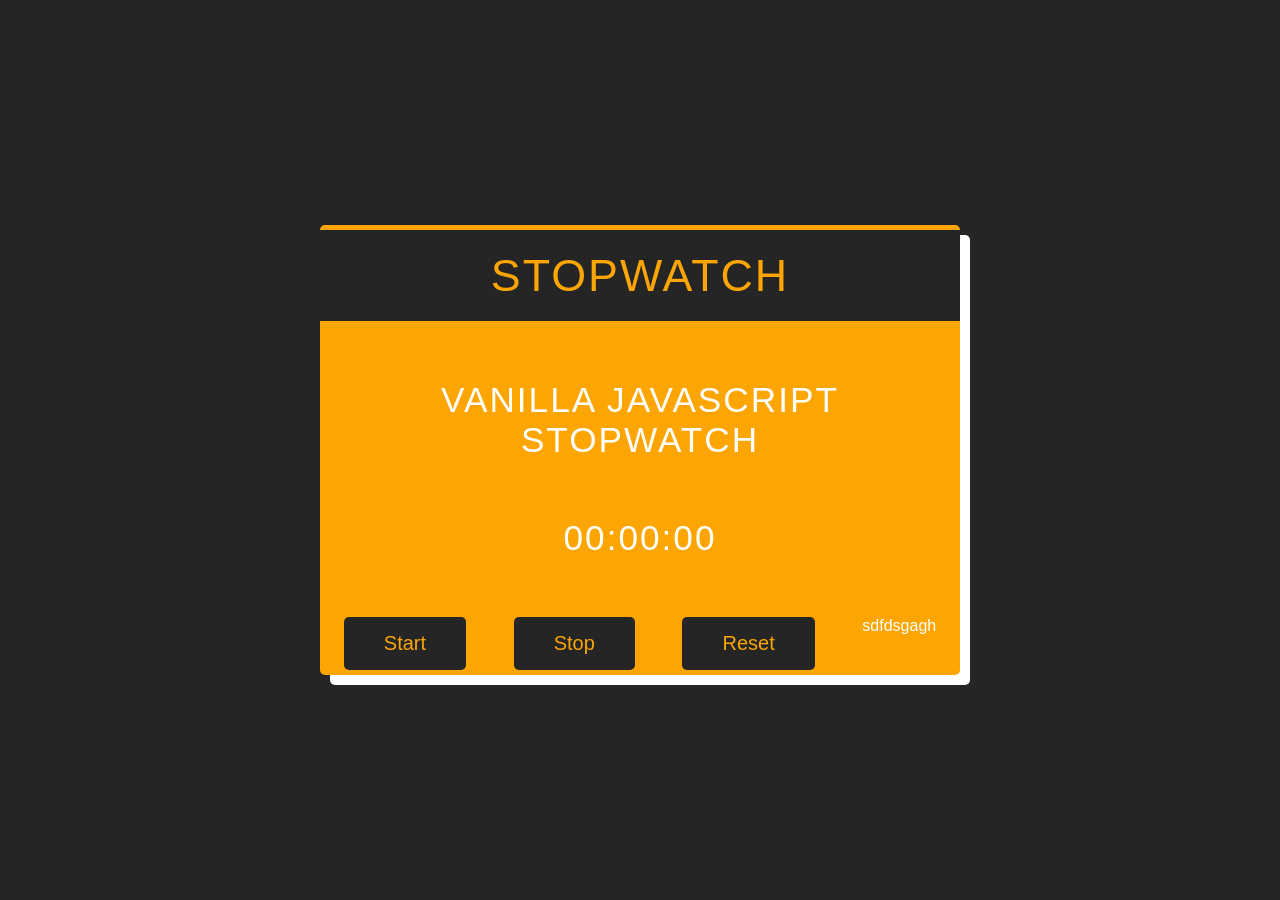
<file: 1-vanilla-js-stopwatch/index.html>
<!DOCTYPE html>
<html lang="en">
<head>
    <meta charset="UTF-8">
    <meta http-equiv="X-UA-Compatible" content="IE=edge">
    <meta name="viewport" content="width=device-width, initial-scale=1.0">
    <link rel="stylesheet" href="style.css" type="text/css">
    <title>Vanilla JavaScript Stopwatch</title>
</head>
<body>

<div class="main__container">
    <div class="watch__panel">
        <h1 class="watch__contents main-title">STOPWATCH</h1>
        <h2 class="watch__contents sub-title">VANILLA JAVASCRIPT STOPWATCH</h2>
        <h2 class="watch__contents time-display">00:00:00</h2>
        <div class="buttons">
            <a href="#" id="start" class="button">Start</a>
            <a href="#" id="stop" class="button">Stop</a>
            <a href="#" id="reset" class="button">Reset</a>
            <dgasgasg>sdfdsgagh</dgasgasg>
        </div>
    </div>
</div>
<script src=script.js type=text/javascript></script>
</body>
</html>
</file>
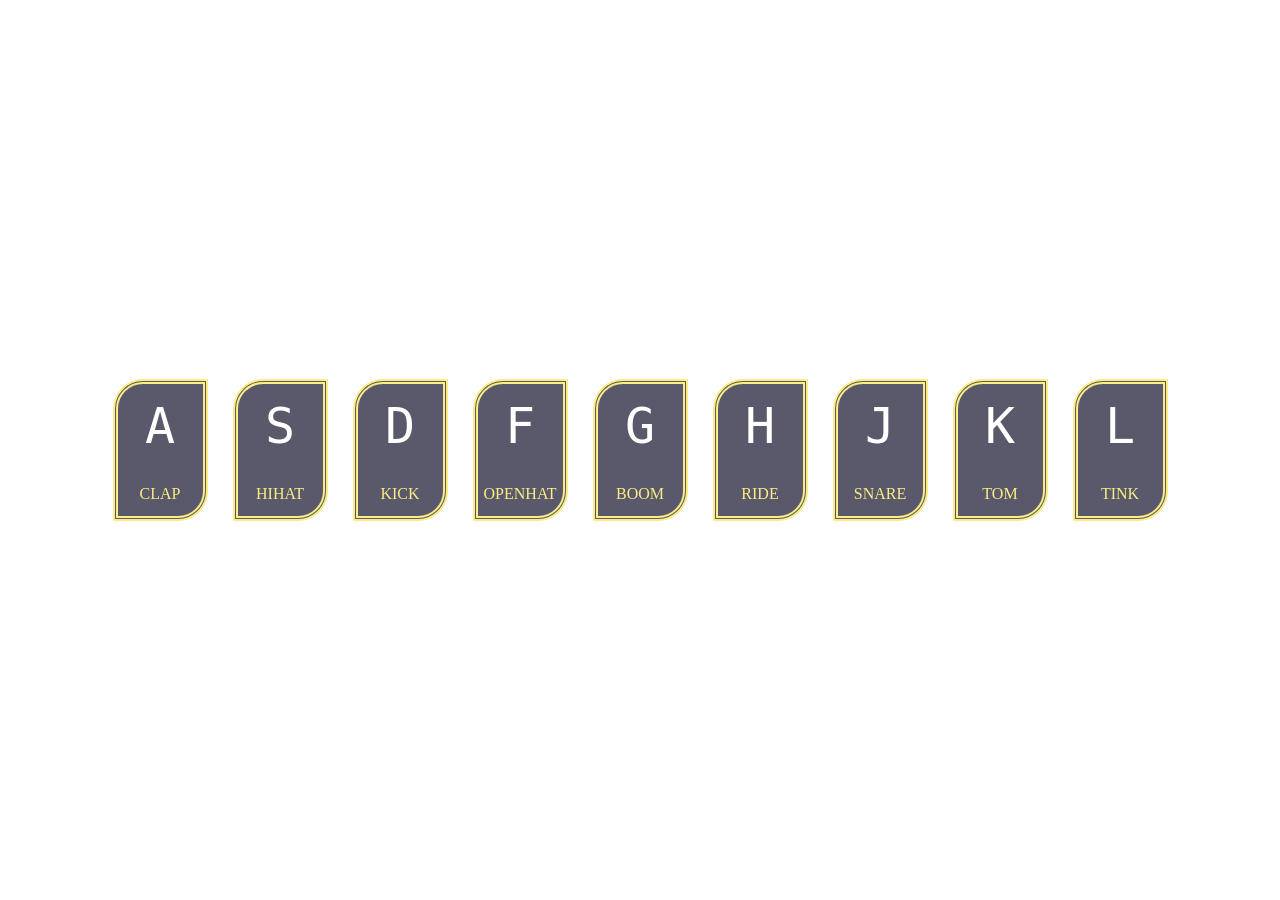
<file: 13-vanilla-js-drum-kit/index.html>
<!DOCTYPE html>
<html lang="en">

<head>
    <meta charset="UTF-8">
    <title>JS Drum Kit</title>
    <link rel="stylesheet" href="style.css">
</head>

<body>
    <div class="keys">
        <div data-key="65" class="key">
            <kbd>A</kbd>
            <span class="sound">clap</span>
        </div>
        <div data-key="83" class="key">
            <kbd>S</kbd>
            <span class="sound">hihat</span>
        </div>
        <div data-key="68" class="key">
            <kbd>D</kbd>
            <span class="sound">kick</span>
        </div>
        <div data-key="70" class="key">
            <kbd>F</kbd>
            <span class="sound">openhat</span>
        </div>
        <div data-key="71" class="key">
            <kbd>G</kbd>
            <span class="sound">boom</span>
        </div>
        <div data-key="72" class="key">
            <kbd>H</kbd>
            <span class="sound">ride</span>
        </div>
        <div data-key="74" class="key">
            <kbd>J</kbd>
            <span class="sound">snare</span>
        </div>
        <div data-key="75" class="key">
            <kbd>K</kbd>
            <span class="sound">tom</span>
        </div>
        <div data-key="76" class="key">
            <kbd>L</kbd>
            <span class="sound">tink</span>
        </div>
    </div>

    <audio data-key="65" src="sounds/clap.wav"></audio>
    <audio data-key="83" src="sounds/hihat.wav"></audio>
    <audio data-key="68" src="sounds/kick.wav"></audio>
    <audio data-key="70" src="sounds/openhat.wav"></audio>
    <audio data-key="71" src="sounds/boom.wav"></audio>
    <audio data-key="72" src="sounds/ride.wav"></audio>
    <audio data-key="74" src="sounds/snare.wav"></audio>
    <audio data-key="75" src="sounds/tom.wav"></audio>
    <audio data-key="76" src="sounds/tink.wav"></audio>

    <script>
        function playsound(e) {
            // get current hitting key
            const hittingkey = document.querySelector(`.key[data-key="${e.keyCode}"]`);

            // get according audio of that key
            const audio = document.querySelector(`audio[data-key="${e.keyCode}"]`);

            // if there is no such key
            if (!audio) return;

            // rewind every time we hit the key
            audio.currentTime = 0;

            // play the sound
            audio.play();

            // addling 
            hittingkey.classList.add('playing');
        }

        function removeTransition(e) {
            // skip it if it is not a transform event
            if (e.propertyName !== 'transform') return;

            // if it is, remove the transform event
            // print out to see what is "this"
            // console.log(this);
            // "this" is the html element that caused the event
            this.classList.remove('playing');
        }


        // get all keys
        const allkeys = document.querySelectorAll('.key');

        // handle styling when the audio finished playing
        allkeys.forEach(key => key.addEventListener('transitionend', removeTransition));

        // listen for key hitting events
        window.addEventListener('keydown', playsound)
    </script>
</body>

</html>
</file>
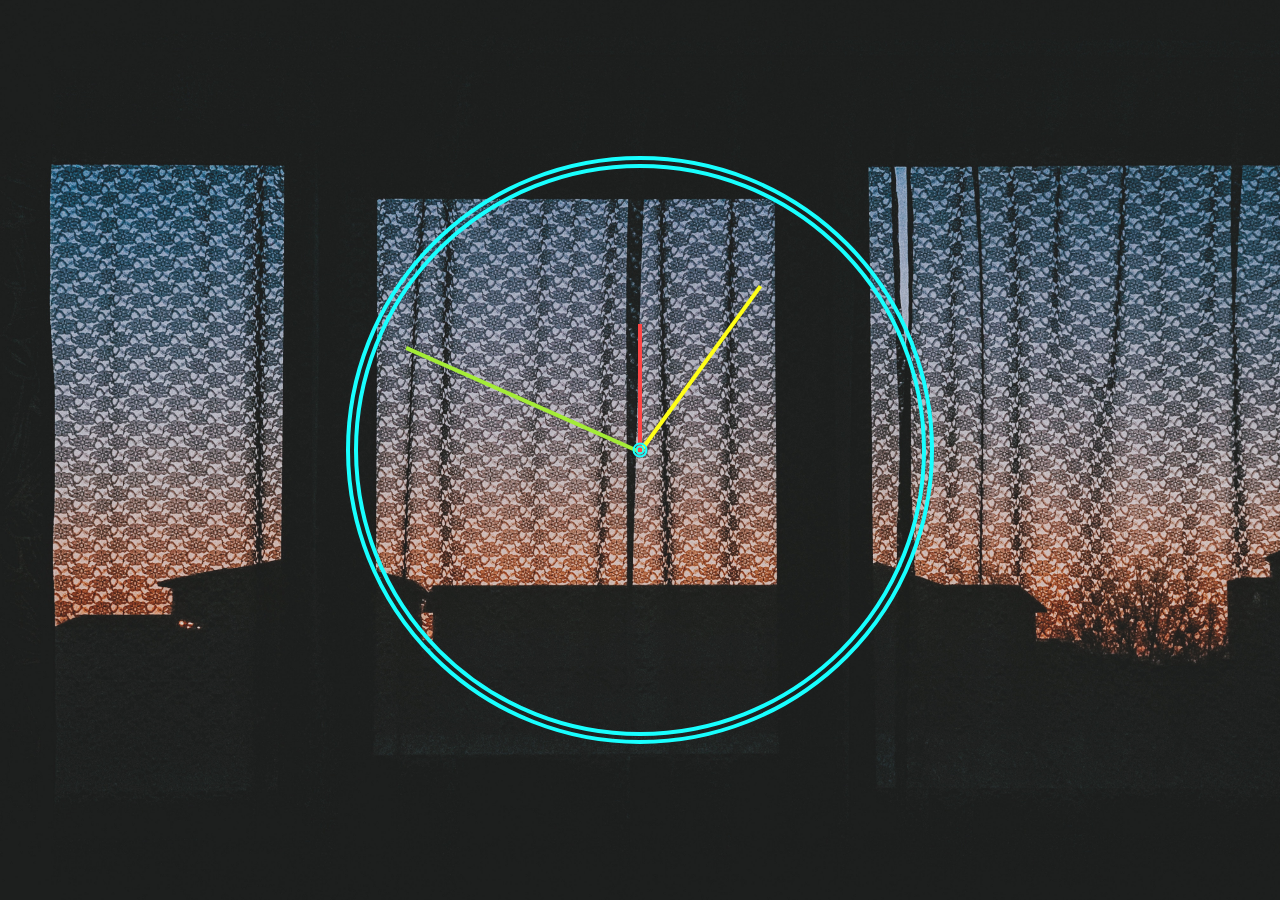
<file: 14-vanilla-js-analog-clock/index.html>
<!DOCTYPE html>
<html lang="en">

<head>
    <meta charset="UTF-8">
    <meta http-equiv="X-UA-Compatible" content="IE=edge">
    <meta name="viewport" content="width=device-width, initial-scale=1.0">
    <link rel="stylesheet" href="style.css">
    <title>JS Analog Clock</title>
</head>

<body>
    <div class="clock">
        <div class="clock-face">
            <div class="hand second-hand"></div>
            <div class="hand minute-hand"></div>
            <div class="hand hour-hand"></div>
            <div class="clock-center"></div>
        </div>
    </div>

    <script>
        const allHands = document.getElementsByClassName("hand");

        let globalSec = new Date().getSeconds().toLocaleString().valueOf();
        let globalSecDisplay = ((globalSec / 60) * 360) - 90 + 6;
        allHands[0].style.transform = `rotate(${globalSecDisplay}deg)`;

        let globalMin = new Date().getMinutes().toLocaleString().valueOf();
        let globalMinDisplay = ((globalMin / 60) * 360) - 90;
        allHands[1].style.transform = `rotate(${globalMinDisplay}deg)`;

        let globalHr = new Date().getHours().toLocaleString().valueOf();
        let globalHrDisplay = ((globalHr / 12) * 360) - 90;
        allHands[2].style.transform = `rotate(${globalHrDisplay}deg)`;

        setInterval(() => {
            globalSec = new Date().getSeconds().toLocaleString().valueOf();
            if (globalSec === '0') {
                globalMin = new Date().getMinutes().toLocaleString().valueOf();
                if (globalMin === '0') {
                    globalHr = new Date().getHours().toLocaleString().valueOf();
                    globalHrDisplay = ((globalHr / 12) * 360) - 90;
                    allHands[2].style.transform = `rotate(${globalHrDisplay}deg)`;
                }
                globalMinDisplay = ((globalMin / 60) * 360) - 90;
                allHands[1].style.transform = `rotate(${globalMinDisplay}deg)`;
            }
            globalSecDisplay = ((globalSec / 60) * 360) - 90 + 6;
            allHands[0].style.transform = `rotate(${globalSecDisplay}deg)`;
        }, 1000);

    </script>
</body>

</html>
</file>
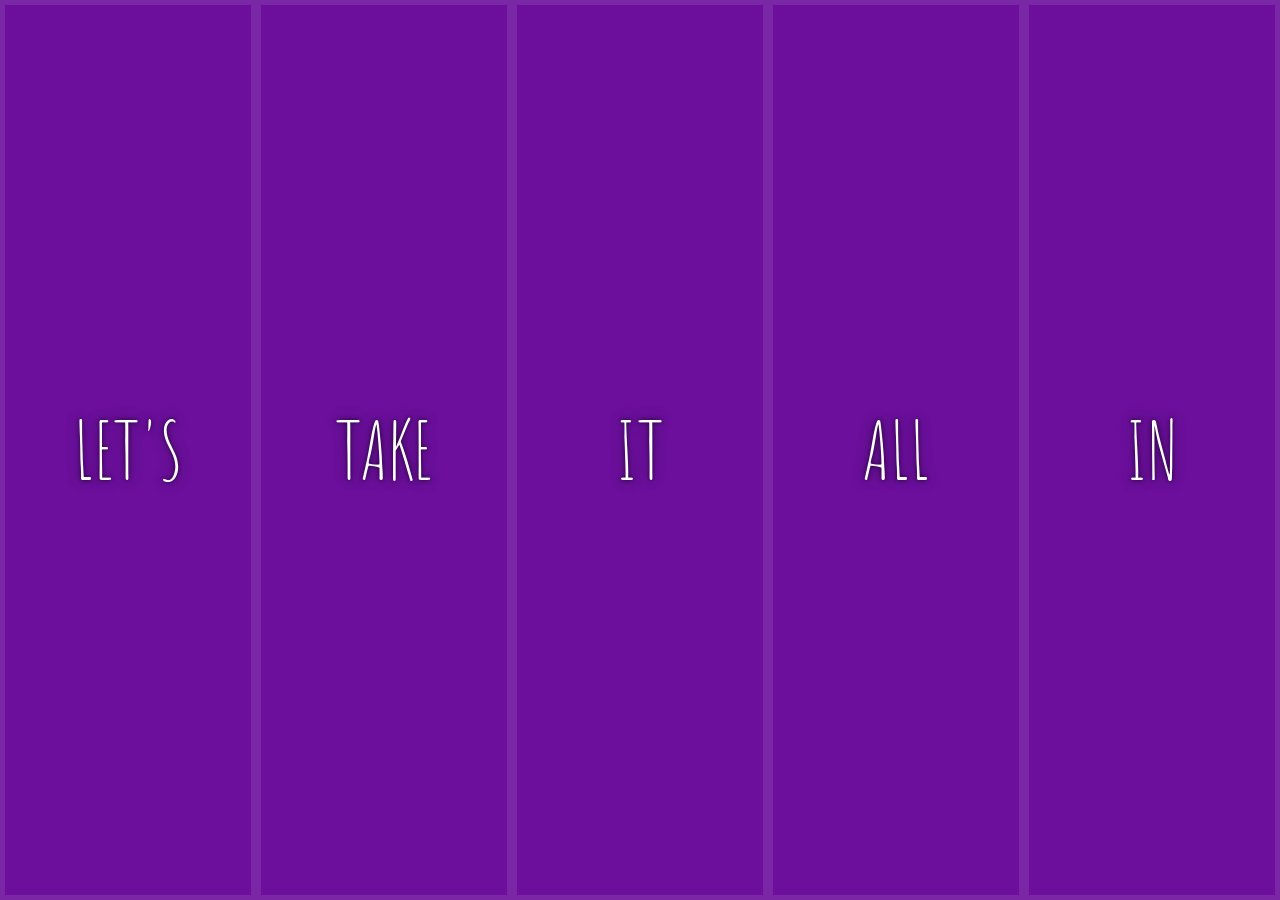
<file: 16-vanilla-js-img-gallery/index.html>
<!DOCTYPE html>
<html lang="en">

<head>
    <meta charset="UTF-8">
    <title>Flex Panels 💪</title>
    <link href='https://fonts.googleapis.com/css?family=Amatic+SC' rel='stylesheet' type='text/css'>
</head>

<body>
    <style>
        html {
            box-sizing: border-box;
            background: #ffc600;
            font-family: 'helvetica neue';
            font-size: 20px;
            font-weight: 200;
        }

        body {
            margin: 0;
            padding: 0;
        }

        *,
        *:before,
        *:after {
            box-sizing: inherit;
        }

        .panels {
            min-height: 100vh;
            overflow: hidden;
            display: flex;
        }

        .panel {
            background: #6B0F9C;
            box-shadow: inset 0 0 0 5px rgba(255, 255, 255, 0.1);
            color: white;
            text-align: center;
            /* Safari transitionend event.propertyName === flex */
            /* Chrome + FF transitionend event.propertyName === flex-grow */
            transition:
                font-size 0.7s cubic-bezier(0.61, -0.19, 0.7, -0.11),
                flex 0.7s cubic-bezier(0.61, -0.19, 0.7, -0.11),
                background 0.2s;
            font-size: 20px;
            background-size: cover;
            background-position: center;
            flex: 1;
            display: flex;
            align-items: center;
            justify-content: center;
            flex-direction: column;
        }

        .panel1 {
            background-image: url(https://source.unsplash.com/gYl-UtwNg_I/1500x1500);
        }

        .panel2 {
            background-image: url(https://images.pexels.com/photos/206904/pexels-photo-206904.jpeg?auto=compress&cs=tinysrgb&dpr=2&h=750&w=1260);
        }

        .panel3 {
            background-image: url(https://images.pexels.com/photos/737586/pexels-photo-737586.jpeg?auto=compress&cs=tinysrgb&dpr=2&w=500);
        }

        .panel4 {
            background-image: url(https://images.pexels.com/photos/206359/pexels-photo-206359.jpeg?auto=compress&cs=tinysrgb&dpr=2&h=750&w=1260);
        }

        .panel5 {
            background-image: url(https://images.pexels.com/photos/1624438/pexels-photo-1624438.jpeg?auto=compress&cs=tinysrgb&dpr=2&h=750&w=1260);
        }

        /* Flex Children */
        .panel>* {
            margin: 0;
            width: 100%;
            transition: transform 0.5s;
        }

        .panel>*:first-child {
            transform: translateY(-100%);
        }

        .panel>*:last-child {
            transform: translateY(100%);
        }

        .panel.open-active>*:first-child,
        .panel.open-active>*:last-child {
            transform: translateY(0);
        }

        .panel p {
            text-transform: uppercase;
            font-family: 'Amatic SC', cursive;
            text-shadow: 0 0 4px rgba(0, 0, 0, 0.72), 0 0 14px rgba(0, 0, 0, 0.45);
            font-size: 2em;
            flex: 1 0 auto;
            display: flex;
            align-items: center;
            justify-content: center;
        }

        .panel p:nth-child(2) {
            font-size: 4em;
        }

        .panel.open {
            flex: 4;
            font-size: 40px;
        }
    </style>


    <div class="panels">
        <div class="panel panel1">
            <p>Hey</p>
            <p>Let's</p>
            <p>Dance</p>
        </div>
        <div class="panel panel2">
            <p>Give</p>
            <p>Take</p>
            <p>Receive</p>
        </div>
        <div class="panel panel3">
            <p>Experience</p>
            <p>It</p>
            <p>Today</p>
        </div>
        <div class="panel panel4">
            <p>Give</p>
            <p>All</p>
            <p>You can</p>
        </div>
        <div class="panel panel5">
            <p>Life</p>
            <p>In</p>
            <p>Motion</p>
        </div>
    </div>

    <script>
        const panels = document.querySelectorAll('.panel');
        panels.forEach(item => item.addEventListener('click', function () {
            item.classList.toggle('open');
            item.classList.toggle('open-active');
        }))
    </script>



</body>

</html>
</file>
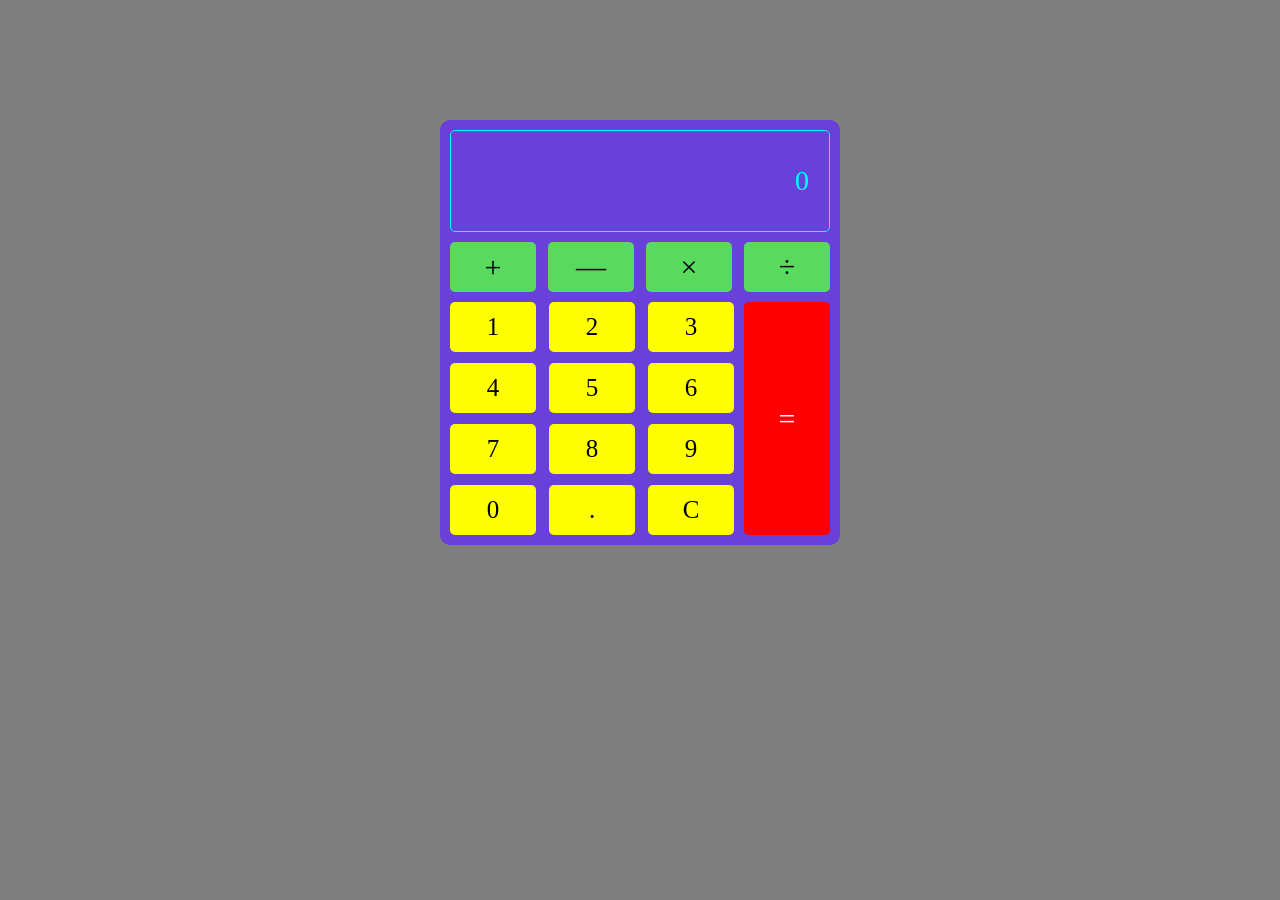
<file: 2-vanilla-js-calculator/index.html>
<!DOCTYPE html>
<html lang="en">

<head>
    <meta charset="UTF-8">
    <meta http-equiv="X-UA-Compatible" content="IE=edge">
    <meta name="viewport" content="width=device-width, initial-scale=1.0">
    <link rel="stylesheet" href="style.css">
    <title>Vanilla Javascript Calculator</title>
</head>

<body>
    <div class="main__container">
        <div class="row clock__row">
            <div class="clock__container">
                <h1 class="time__display"></h1>
            </div>
        </div>

        <div class="row calculator__row">
            <div class="result__container">0</div>
            <div class="operators">
                <a href="#" id="o1" class="operator">+</a>
                <a href="#" id="o2" class="operator">—</a>
                <a href="#" id="o3" class="operator">×</a>
                <a href="#" id="o4" class="operator">÷</a>
            </div>
            <div class="other-keys">
                <div class="keys">
                    <div class="keys__row">
                        <a href="#" id="k1" class="key">1</a>
                        <a href="#" id="k2" class="key">2</a>
                        <a href="#" id="k3" class="key">3</a>
                    </div>
                    <div class="keys__row">
                        <a href="#" id="k4" class="key">4</a>
                        <a href="#" id="k5" class="key">5</a>
                        <a href="#" id="k6" class="key">6</a>
                    </div>
                    <div class="keys__row">
                        <a href="#" id="k7" class="key">7</a>
                        <a href="#" id="k8" class="key">8</a>
                        <a href="#" id="k9" class="key">9</a>
                    </div>
                    <div class="keys__row">
                        <a href="#" id="k10" class="key">0</a>
                        <a href="#" id="k11" class="key">.</a>
                        <a href="#" id="k12" class="key">C</a>
                    </div>
                </div>
                <a href="#" id="equal" class="equal">=</a>
            </div>
        </div>
    </div>

    <script src="script2.js" type="text/javascript"></script>
</body>

</html>
</file>
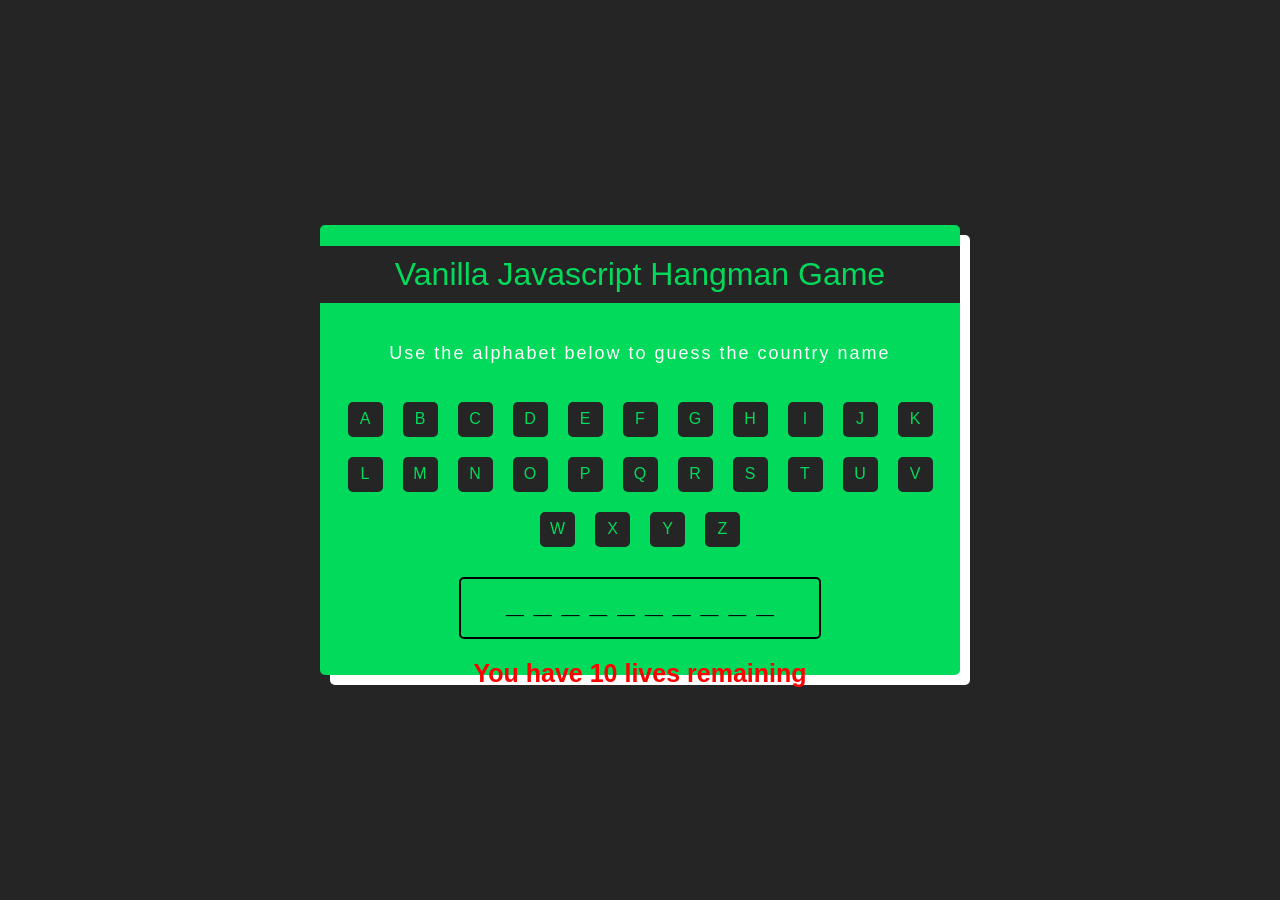
<file: 3-vanilla-js-hangman-game/index.html>
<!DOCTYPE html>
<html lang="en">
<head>
    <meta charset="UTF-8">
    <meta http-equiv="X-UA-Compatible" content="IE=edge">
    <meta name="viewport" content="width=device-width, initial-scale=1.0">
    <link rel="stylesheet" href="style.css" type="text/css">
    <title>Hangman Game</title>
</head>
<body>
<div class="main__container">
    <div class="panel__container">
        <h1 class="panel__contents main-title">Vanilla Javascript Hangman Game</h1>
        <p id="instructions">Use the alphabet below to guess the country name</p>
        <div id="letters"></div>
        <div id="destiny"></div>
        <div id="lives">You have 10 lives remaining</div>
    </div>
</div>
<script src=script.js type=text/javascript></script>
</body>
</html>
</file>
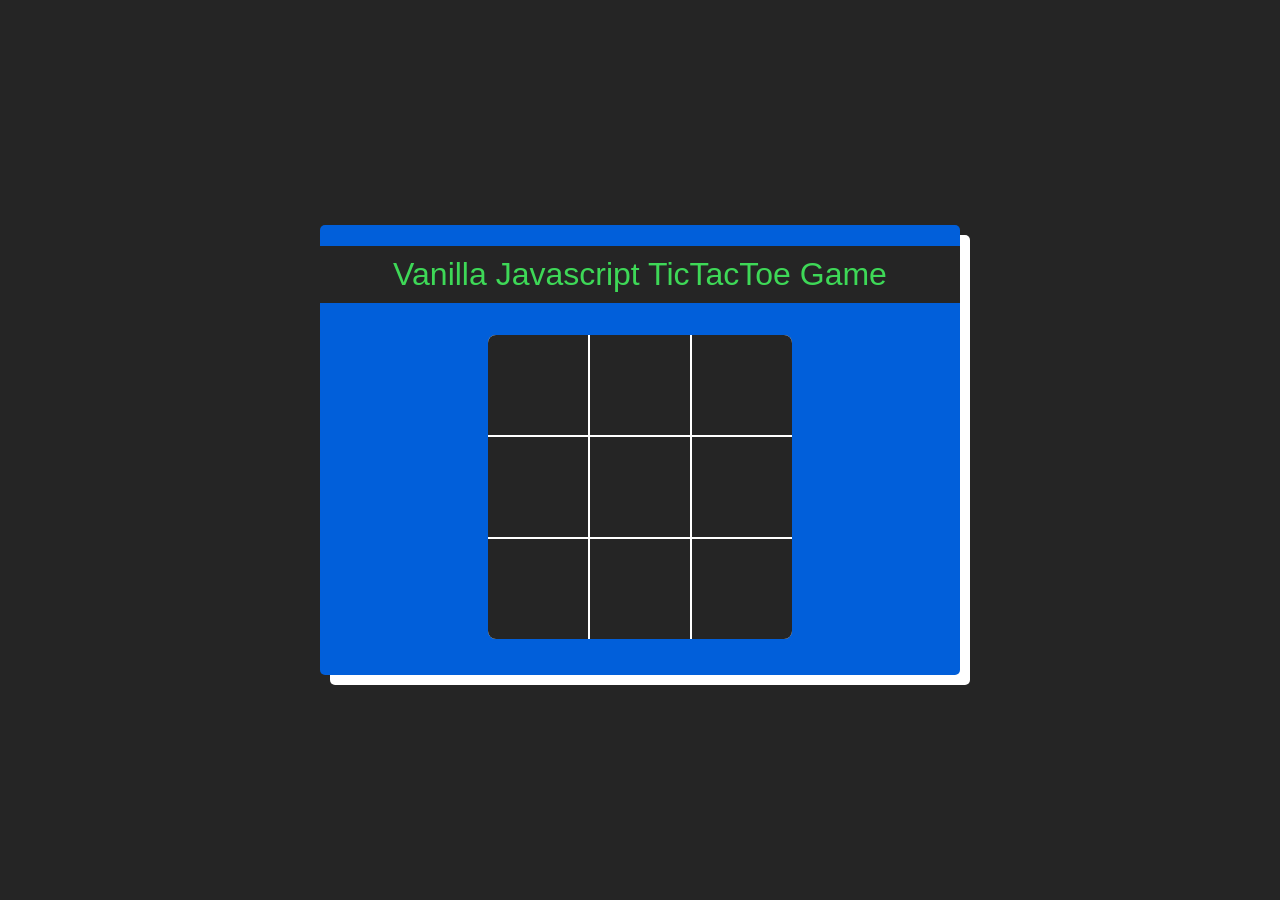
<file: 4-vanilla-js-tictactoe/index.html>
<html lang="en">
<head>
    <meta charset="UTF-8">
    <meta http-equiv="X-UA-Compatible" content="IE=edge">
    <meta name="viewport" content="width=device-width, initial-scale=1.0">
    <link rel="stylesheet" href="style.css">
    <title>Vanilla JS Tic Tac Toe</title>
</head>
<body>
    <div class="main__container">
        <div class="panel__container">
            <h1 class="panel__contents main-title">Vanilla Javascript TicTacToe Game</h1>
            <div class="grid-container">
                <!-- first row -->
                <div class="grid-item row1 col1" style="border-top-left-radius: 8px;"></div>
                <div class="grid-item row1 col2"></div>
                <div class="grid-item row1 col3" style="border-top-right-radius: 8px;"></div>  

                <!-- second row -->
                <div class="grid-item row2 col1"></div>
                <div class="grid-item row2 col2"></div>
                <div class="grid-item row2 col3"></div>  

                <!-- last row -->
                <div class="grid-item row3 col1" style="border-bottom-left-radius: 8px;"></div>
                <div class="grid-item row3 col2"></div>
                <div class="grid-item row3 col3" style="border-bottom-right-radius: 8px;"></div>  
            </div>
        </div>
    </div>
    <script src="script.js"></script>
</body>
</html>
</file>
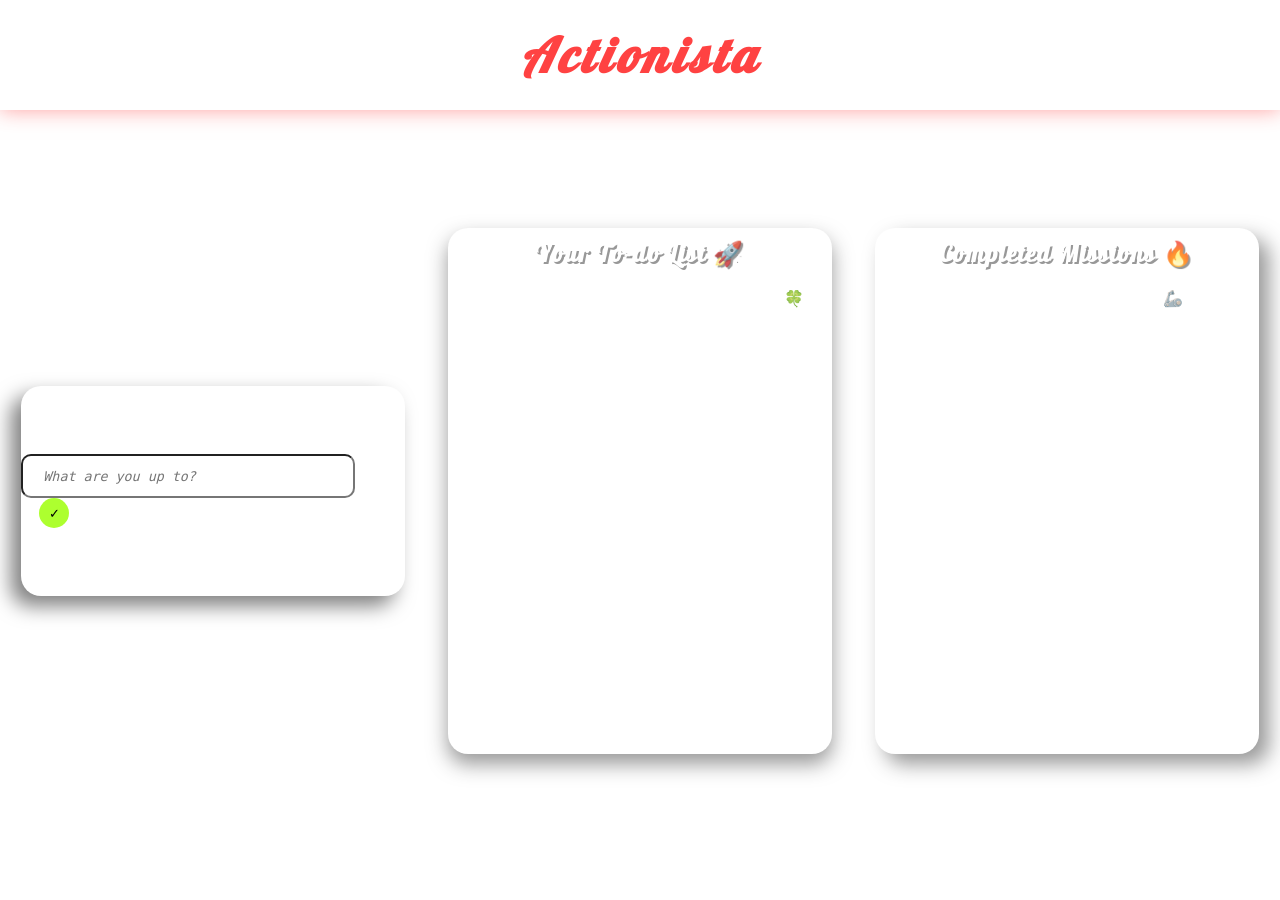
<file: 5-vanilla-js-todolist/index.html>
<!DOCTYPE html>
<html lang="en">
<head>
    <meta charset="UTF-8">
    <meta http-equiv="X-UA-Compatible" content="IE=edge">
    <meta name="viewport" content="width=device-width, initial-scale=1.0">
    <style>
        @import url('https://fonts.googleapis.com/css2?family=Lobster&display=swap');
    </style>
    <link rel="stylesheet" href="style.css">
    <title>To Do List</title>
</head>
<body>
    <div class="title">
        <h1 class="title__content">Actionista</h1>
    </div>
    <div class="boxes">
        <div class="box">
            <div class="create">
                <form id="form" action="./index.html" onsubmit="save_data()">
                    <input type="text" id="content" name="content" size="35" placeholder="What are you up to?">
                    <button type="submit" id="submit__button" value="submit">✓</button>
                </form>
            </div>
        </div>

        <div class="box">
            <div class="current">
                <h2 id="current__title">Your To-do List 🚀</h2>
                <div id="current-tasks" class="tasks">
                </div>
            </div>
        </div>

        <div class="box">
            <div class="completed">
                <h2 id="completed__title">Completed Missions 🔥</h2>
                <div id="completed-tasks" class="tasks"></div>
            </div>
        </div>
    </div>
    <script src="script.js"></script>
</body>
</html>
</file>
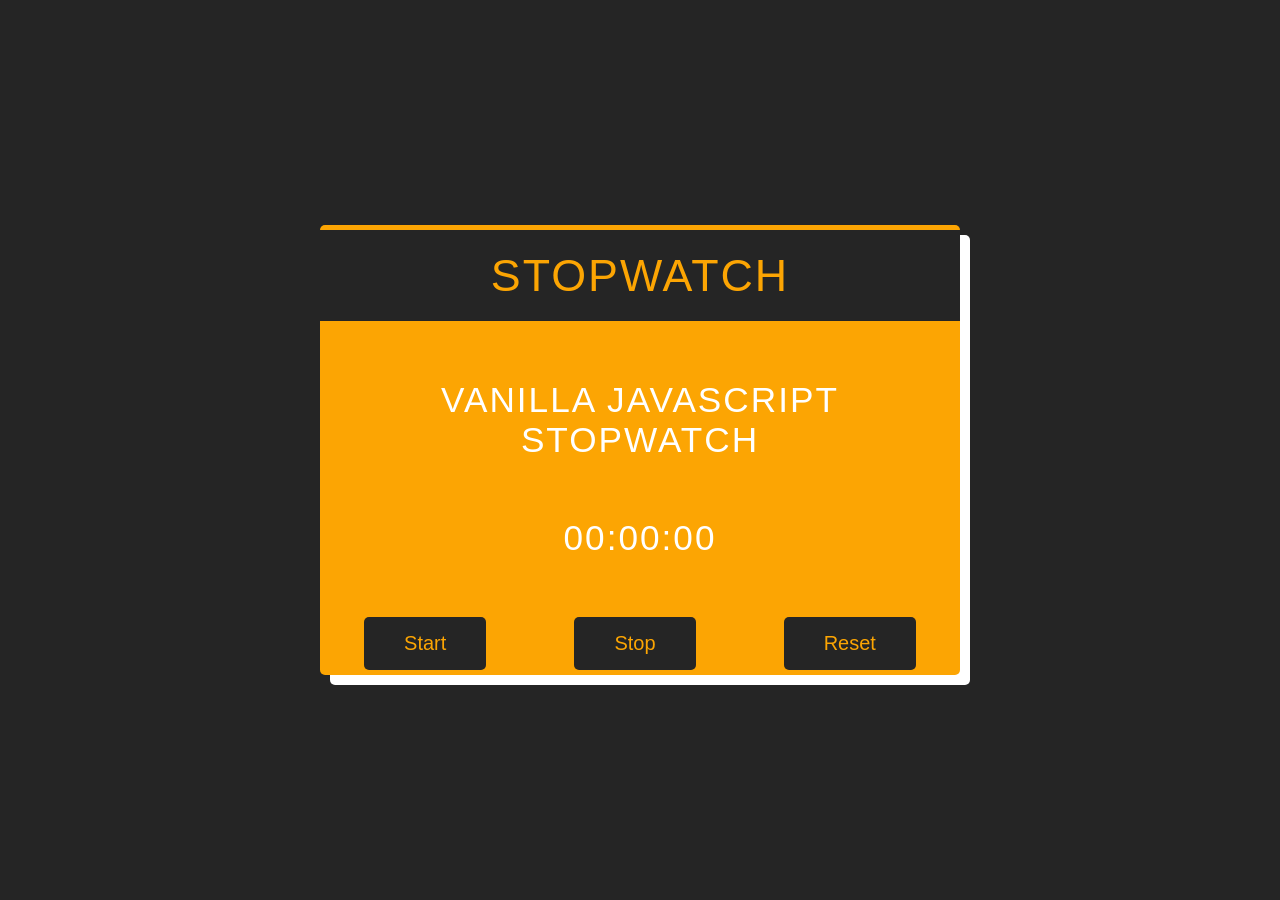
<file: vanilla-js-stopwatch/index.html>
<!DOCTYPE html>
<html lang="en">
<head>
    <meta charset="UTF-8">
    <meta http-equiv="X-UA-Compatible" content="IE=edge">
    <meta name="viewport" content="width=device-width, initial-scale=1.0">
    <link rel="stylesheet" href="style.css" type="text/css">
    <title>Vanilla JavaScript Stopwatch</title>
</head>
<body>

<div class="main__container">
    <div class="watch__panel">
        <h1 class="watch__contents main-title">STOPWATCH</h1>
        <h2 class="watch__contents sub-title">VANILLA JAVASCRIPT STOPWATCH</h2>
        <h2 class="watch__contents time-display">00:00:00</h2>
        <div class="buttons">
            <a href="#" id="start" class="button">Start</a>
            <a href="#" id="stop" class="button">Stop</a>
            <a href="#" id="reset" class="button">Reset</a>
        </div>
    </div>
</div>
<script src=script.js type=text/javascript></script>
</body>
</html>
</file>
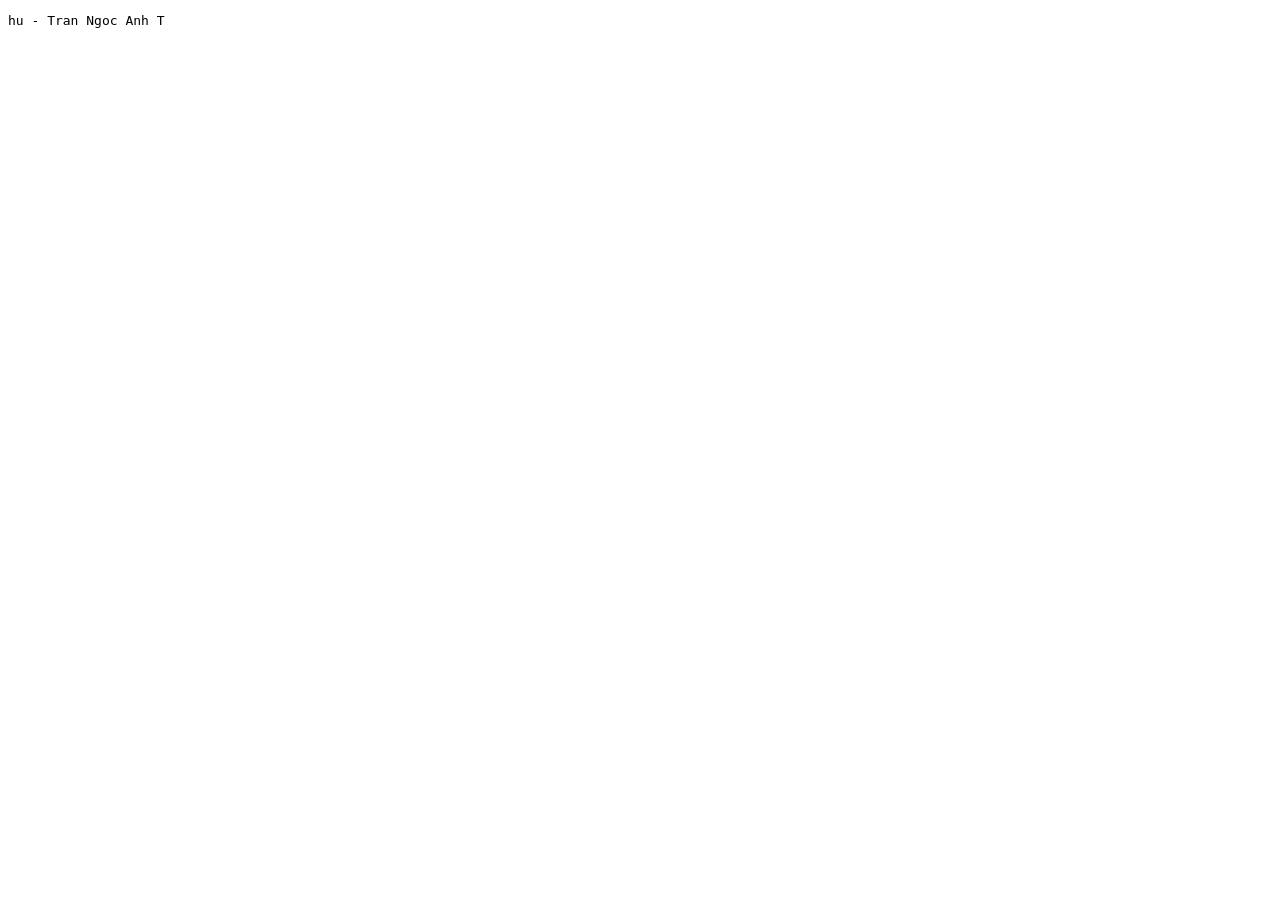
<file: 6-w3-basics-150/2-rotate-period/index.html>
<!DOCTYPE html>
<html>

<head>
  <title>JavaScript Basic Animation</title>
  <script src="./2-rotate-period.js"></script>
</head>

<body onload="animate_string('target')">
  <pre id="target"></pre>
</body>

</html>
</file>
<file: 1-vanilla-js-stopwatch/style.css>
/* first line of css */
html,
body {
  width: 100%;
  height: 100%;
  margin: 0 auto;
  overflow-x: hidden;
}

.main__container {
    background-color: rgb(37, 37, 37);
    height: 100vh;
    display: flex;
    justify-content: center;
    align-items: center;
}

.watch__panel {
    display: flex;
    align-items: center;
    justify-content: center;
    flex-direction: column;
    border-radius: 5px;
    background-color: #fca503;
    height: 450px;
    width: 50%;
    color: white;
    font-family: 'Open Sans', sans-serif;
    box-shadow: 10px 10px;
}

h1 { 
    font-size: 2.8rem;
}

h2 { 
    font-size: 2.2rem;
}

.watch__contents {
    text-align: center;
    font-weight: 100;
    letter-spacing: 2px;
}

.main-title {
    background-color: rgb(37, 37, 37);
    color: #fca503;
    width: 100%;
    padding-top: 20px;
    padding-bottom: 20px;
}

.buttons {
    padding: 30px 0;
    display: flex;
    justify-content: space-around;
    width: 100%;
}

.button {
    border-radius: 5px;
    font-size: 20px;
    color: #fca503;
    background-color: rgb(37, 37, 37);
    padding: 15px 40px;
    text-decoration: none;
    transition: all 0.5s;
}

.button:hover {
    background-color: white;
    color: black;
}
</file>
<file: 13-vanilla-js-drum-kit/style.css>
* {
  box-sizing: border-box;
  margin: 0;
  padding: 0;
}

.keys {
	height: 100vh;
	background: url('https://mocah.org/uploads/posts/545908-audience-band.jpg');
	background-repeat: none;
	background-size: cover;
	display: flex;
	align-items: center;
	justify-content: center;
	gap: 25px;
	opacity: 0.9;
}

.key {
	display: flex;
	flex-direction: column;
	align-items: center;
	justify-content: center;
	gap: 30px;
	border: 5px double #fce856;
	width: 95px;
	aspect-ratio: 1/1.5;
	border-top-left-radius: 30px;
	border-bottom-right-radius: 30px;
	background-color: rgba(3, 3, 29, 0.9);
	transition: all 0.07s;
	opacity: 0.8;
}

.key kbd {
	color: #fff;
	font-size: 50px;
}

.key:hover {
	transform: translateY(-30px);
}

.sound {
	text-transform: uppercase;
	color: #fce856;
}

.playing {
	transform: scale(1.1);
	background-color: rgba(3, 3, 29, 1);
	opacity: 1;
	box-shadow: 0 0 30px #fce856;
}
</file>
<file: 14-vanilla-js-analog-clock/style.css>
* {
  box-sizing: border-box;
  margin: 0;
  padding: 0;
}

.clock {
  width: 100%;
  height: 100vh;
  background-image: url('clock-bg.jpg');
  background-repeat: none;
  background-position: center;
  background-size: cover;
  display: flex;
  align-items: center;
  justify-content: center;
  opacity: 0.9;
}

.clock-face {
  width: 46%;
  aspect-ratio: 1 / 1;
  border: 12px double cyan;
  border-radius: 50%;
  /* transition: all 0.5s; */
}

.clock-center {
  width: 15px;
  aspect-ratio: 1 / 1;
  border: 5px double cyan;
  position: absolute;
  top: 50%;
  left: 50%;
  transform: translate(-50%, -50%);
  transition: all 0.5s;
  border-radius: 50%;
}

.clock-face:hover {
  border: 5px double rgb(255, 179, 39);
}

.clock-face:hover .clock-center {
  border: 5px double rgb(255, 179, 39);
}

.hand {
  border: none;
  border-radius: 0;
  height: 4px;
  position: absolute;
  top: 50%;
  left: 50%;
  transform-origin: 0;
}

.hour-hand {
  width: 10%;
  background-color: rgb(254, 49, 49);
}

.minute-hand {
  width: 16%;
  background-color: yellow;
}

.second-hand {
  width: 20%;
  background-color: rgb(155, 235, 34);
}
</file>
<file: 2-vanilla-js-calculator/style.css>
/* first line of css */
@font-face {
  font-family: "Blanka";
  src: url("././blanka-font/Blanka-Regular.ttf");
}

html,
body {
  width: 100%;
  height: 100%;
  margin: 0 auto;
  overflow-x: hidden;
}

body {
  background-repeat: none;
  background-size: cover;
  background-image: linear-gradient(rgba(0, 0, 0, 0.5), rgba(0, 0, 0, 0.5)),
    url("https://images.pexels.com/photos/924824/pexels-photo-924824.jpeg?auto=compress&cs=tinysrgb&dpr=2&h=750&w=1260");
}

a {
  text-decoration: none;
  color: black;
}

a:hover {
  opacity: 0.9;
}

.main__container {
  height: 100vh;
  display: flex;
  align-items: center;
  flex-direction: column;
}

.row {
  width: 50%;
  display: flex;
  justify-content: center;
}

.clock__row {
  background-color: transparent;
  margin: 40px;
  text-align: center;
}

.time__display {
  color: rgba(38, 237, 255, 1);
  font-family: "Blanka";
  font-weight: 100;
  margin-bottom: 40px;
  font-size: 50px;
}

.calculator__row {
  width: 400px;
  background-color: rgba(96, 38, 255, 0.7);
  border-radius: 10px;
  height: 425px;
  flex-direction: column;
  justify-content: flex-start;
  transition: all 0.5s;
}

.calculator__row:hover {
  transform: scale(1.08);
}

.result__container {
  display: flex;
  justify-content: flex-end;
  align-items: center;
  height: 60px;
  background-color: transparent;
  margin: 10px 10px 0 10px;
  padding: 20px;
  font-size: 28px;
  border-radius: 5px;
  border: 1px solid cyan;
  color: cyan;
}

.operators {
  display: flex;
  justify-content: space-between;
  margin: 10px 10px 10px 10px;
  height: 50px;
}

.operator {
  display: flex;
  justify-content: center;
  align-items: center;
  font-size: 30px;
  width: 86px;
  height: 50px;
  background-color: rgba(87, 255, 65, 0.8);
  border-radius: 5px;
}

.chosen {
  background-color: rgb(37, 37, 37);
  color: rgba(87, 255, 65, 0.8);
}

.other-keys {
  display: flex;
  flex-grow: 100;
  margin: 0 10px 10px 10px;
  justify-content: space-between;
}

.keys {
  width: 284px;
  display: flex;
  flex-direction: column;
  justify-content: space-between;
}

.keys__row {
  display: flex;
  align-items: center;
  justify-content: space-between;
  height: 50px;
}

.key {
  display: flex;
  align-items: center;
  justify-content: center;
  width: 86px;
  height: 50px;
  background-color: yellow;
  border-radius: 5px;
  font-size: 25px;
}

.equal {
  display: flex;
  justify-content: center;
  align-items: center;
  background-color: red;
  width: 86px;
  border-radius: 5px;
  font-size: 30px;
  color: white;
}
</file>
<file: 3-vanilla-js-hangman-game/style.css>
/* first line of css */
html,
body {
  width: 100%;
  height: 100%;
  margin: 0 auto;
  overflow-x: hidden;
}

.main__container {
    background-color: rgb(37, 37, 37);
    height: 100vh;
    display: flex;
    justify-content: center;
    align-items: center;
}

.panel__container {
    display: flex;
    align-items: center;
    justify-content: flex-start;
    flex-direction: column;
    border-radius: 5px;
    background-color: #01da5b;
    height: 450px;
    width: 50%;
    color: white;
    font-family: 'Open Sans', sans-serif;
    box-shadow: 10px 10px;
}

h1 { 
    font-size: 2rem;
}


.panel__contents {
    text-align: center;
    font-weight: 100;
}

.main-title {
    background-color: rgb(37, 37, 37);
    color: #01da5b;
    width: 100%;
    padding-top: 10px;
    padding-bottom: 10px;
}

#instructions {
    letter-spacing: 2px;
    font-size: 18px;
    text-align: center;
}

#letters {
    display: flex;
    padding: 10px 0;
    justify-content: center;
    flex-wrap: wrap;
    margin-bottom: 10px;
}

.letter {
    display: flex;
    justify-content: center;
    align-items: center;
    background-color: rgb(37, 37, 37);
    margin: 10px;
    width: 35px;
    height: 35px;
    border-radius: 5px;
    text-decoration: none;
    color: #01da5b;
}

.letter:hover {
    background-color: white;
    color: red;
}

#destiny {
    display: flex;
    justify-content: center;
    flex-wrap: wrap;
    color: #000;
    font-size: 500;
    padding: 20px 40px;
    border: 2px solid #000;
    border-radius: 5px;
    margin-bottom: 20px;
}

.spot {
    margin: 0 5px;
}

.byebye {
    visibility: hidden;
}

#lives {
    font-weight: bold;
    color: red;
    font-size: 25px;
}
</file>
<file: 4-vanilla-js-tictactoe/style.css>
/* first line of css */
html,
body {
  width: 100%;
  height: 100%;
  margin: 0 auto;
  overflow-x: hidden;
}

.main__container {
  background-color: rgb(37, 37, 37);
  height: 100vh;
  display: flex;
  justify-content: center;
  align-items: center;
}

.panel__container {
  display: flex;
  align-items: center;
  justify-content: flex-start;
  flex-direction: column;
  border-radius: 5px;
  background-color: #015fda;
  height: 450px;
  width: 50%;
  color: white;
  font-family: "Open Sans", sans-serif;
  box-shadow: 10px 10px;
}

h1 {
  font-size: 2rem;
}

.panel__contents {
  text-align: center;
  font-weight: 100;
}

.main-title {
  background-color: rgb(37, 37, 37);
  color: #3ed857;
  width: 100%;
  padding-top: 10px;
  padding-bottom: 10px;
}

.grid-container {
    display: grid;
    grid-template-columns: repeat(3, 100px);
    grid-template-rows: repeat(3, 100px);
    background-color: white;
    border-radius: 8px;
    grid-gap: 2px;
    margin-top: 10px;
    transition: all 0.5s;
}

.grid-container:hover {
    box-shadow: 0px 0px 40px #3ed857;
    transform: scale(1.08);
    background-color: #3ed857;
    grid-gap: 4px;
}

.grid-item {
    background-color: rgb(37, 37, 37);
    display: flex;
    align-items: center;
    justify-content: center;
    color: #3ed857;
    font-size: 2.5rem;
    cursor: pointer;
}

.won {
    background-color: white;
    color: red;
    transition: all 0.5s;
}

.grid-item:hover {
    background-color: rgb(22, 22, 22);
}
</file>
<file: 5-vanilla-js-todolist/style.css>
* {
  margin: 0;
}

html,
body {
  width: 100%;
  height: 100%;
  overflow-x: hidden;
  background-image: url("https://images.pexels.com/photos/1631677/pexels-photo-1631677.jpeg?auto=compress&cs=tinysrgb&dpr=2&h=750&w=1260");
  background-size: cover;
  object-fit: contain;
  font-family: Lobster
}

.title {
  display: flex;
  justify-content: center;
  padding: 25px;
  box-shadow: 0 0 20px rgba(255, 66, 66, 0.5);
  margin-bottom: 30px;
  transition: all 0.5s;
}

.title:hover {
  transform: scale(1.08);
  background-color: rgba(255, 255, 255, 0.692);
}

.title__content {
  letter-spacing: 5px;
  color: rgb(255, 66, 66);
  font-size: 3rem;
  font-style: italic;
  text-shadow: 5px 5px white;
}

.boxes {
  display: flex;
  justify-content: space-around;
  height: 78vh;
}

.box {
  display: flex;
  /* background-color: rgb(81, 255, 96); */
  width: 30%;
  justify-content: center;
  align-items: center;
}

.create {
  position: relative;
  display: flex;
  justify-content: center;
  align-items: center;
  width: 100%;
  height: 30%;
  background-color: transparent;
  border-radius: 20px;
  box-shadow: -10px 10px 20px rgba(0, 0, 0, 0.5);
  transition: all 0.5s;
}

.create:hover {
  transform: scale(1.08);
}

.current,
.completed {
  display: flex;
  justify-content: center;
  align-items: flex-start;
  height: 75%;
  width: 100%;
  border-radius: 20px;
  background-color: transparent;
  opacity: 0.8;
  transition: all 0.5s;
}

.current {
  display: flex;
  flex-direction: column;
  align-items: center;
  justify-content: flex-start;
  box-shadow: 0px 10px 20px rgba(0, 0, 0, 0.5);
  overflow: hidden;
}

.completed {
  display: flex;
  flex-direction: column;
  align-items: center;
  justify-content: flex-start;
  overflow: hidden;
  box-shadow: 10px 10px 20px rgba(0, 0, 0, 0.5);
}

.current:hover,
.completed:hover {
  transform: scale(1.08);
  opacity: 1;
}

#content {
  padding: 5px 20px;
  border-radius: 10px;
  height: 30px;
  font-family: monospace;
}

#content::placeholder {
  font-style: italic;
}

input:focus {
  outline: none;
  border: 1px solid greenyellow;
  box-shadow: 0 0 10px #719ece;
}

#submit__button {
  cursor: pointer;
  background-color: greenyellow;
  outline: none;
  border: none;
  width: 30px;
  height: 30px;
  border-radius: 50%;
  margin-left: 18px;
  transition: all 0.5s;
}

#submit__button:hover {
  background-color: white;
  color: red;
}

#current__title, #completed__title {
  color: white;
  text-shadow: 2px 2px 0px rgba(0, 0, 0, 0.5);
  margin: 10px 0;
  letter-spacing: 2px;
}

.tasks {
  width: 90%;
  height: 100%;
  overflow-y: scroll;
  padding: 10px 25px;
}

.task, .task-completed {
  display: flex;
  align-items: center;
  background-color: white;
  height: 40px;
  border-radius: 5px;
  transition: all 0.5s;
  margin-top: 5px;
  border-left: 8px solid greenyellow;
  border-bottom: 2px solid greenyellow;
  padding: 0 20px;
  overflow-x: scroll;
  font-family: monospace;
  font-weight: 100;
}

.tasks::-webkit-scrollbar, .task::-webkit-scrollbar, .task-completed::-webkit-scrollbar {
  display: none;
}

#empty-placeholder {
  text-align: center;
  color: rgb(255, 255, 255);
  letter-spacing: 2px;
}

.task:hover, .task-completed:hover {
  border-left: 8px solid rgb(255, 66, 66);
  border-bottom: 2px solid rgb(255, 66, 66);
  box-shadow: 0 0 10px rgba(0, 0, 0, 0.5);
  transform: scale(1.08);
}

.disappearing {
  visibility: hidden;
  opacity: 0;
  transition: visibility 0s 0.8s, opacity 0.8s linear;
}

.reverse {
  border-left: 8px solid rgb(31, 25, 25);
  border-bottom: 2px solid rgb(31, 25, 25);
}

.reverse:hover {
  border-left: 8px solid rgb(255, 66, 66);
  border-bottom: 2px solid rgb(255, 66, 66);
}
</file>
<file: vanilla-js-stopwatch/style.css>
/* first line of css */
html,
body {
  width: 100%;
  height: 100%;
  margin: 0 auto;
  overflow-x: hidden;
}

.main__container {
    background-color: rgb(37, 37, 37);
    height: 100vh;
    display: flex;
    justify-content: center;
    align-items: center;
}

.watch__panel {
    display: flex;
    align-items: center;
    justify-content: center;
    flex-direction: column;
    border-radius: 5px;
    background-color: #fca503;
    height: 450px;
    width: 50%;
    color: white;
    font-family: 'Open Sans', sans-serif;
    box-shadow: 10px 10px;
}

h1 { 
    font-size: 2.8rem;
}

h2 { 
    font-size: 2.2rem;
}

.watch__contents {
    text-align: center;
    font-weight: 100;
    letter-spacing: 2px;
}

.main-title {
    background-color: rgb(37, 37, 37);
    color: #fca503;
    width: 100%;
    padding-top: 20px;
    padding-bottom: 20px;
}

.buttons {
    padding: 30px 0;
    display: flex;
    justify-content: space-around;
    width: 100%;
}

.button {
    border-radius: 5px;
    font-size: 20px;
    color: #fca503;
    background-color: rgb(37, 37, 37);
    padding: 15px 40px;
    text-decoration: none;
    transition: all 0.5s;
}

.button:hover {
    background-color: white;
    color: black;
}
</file>
